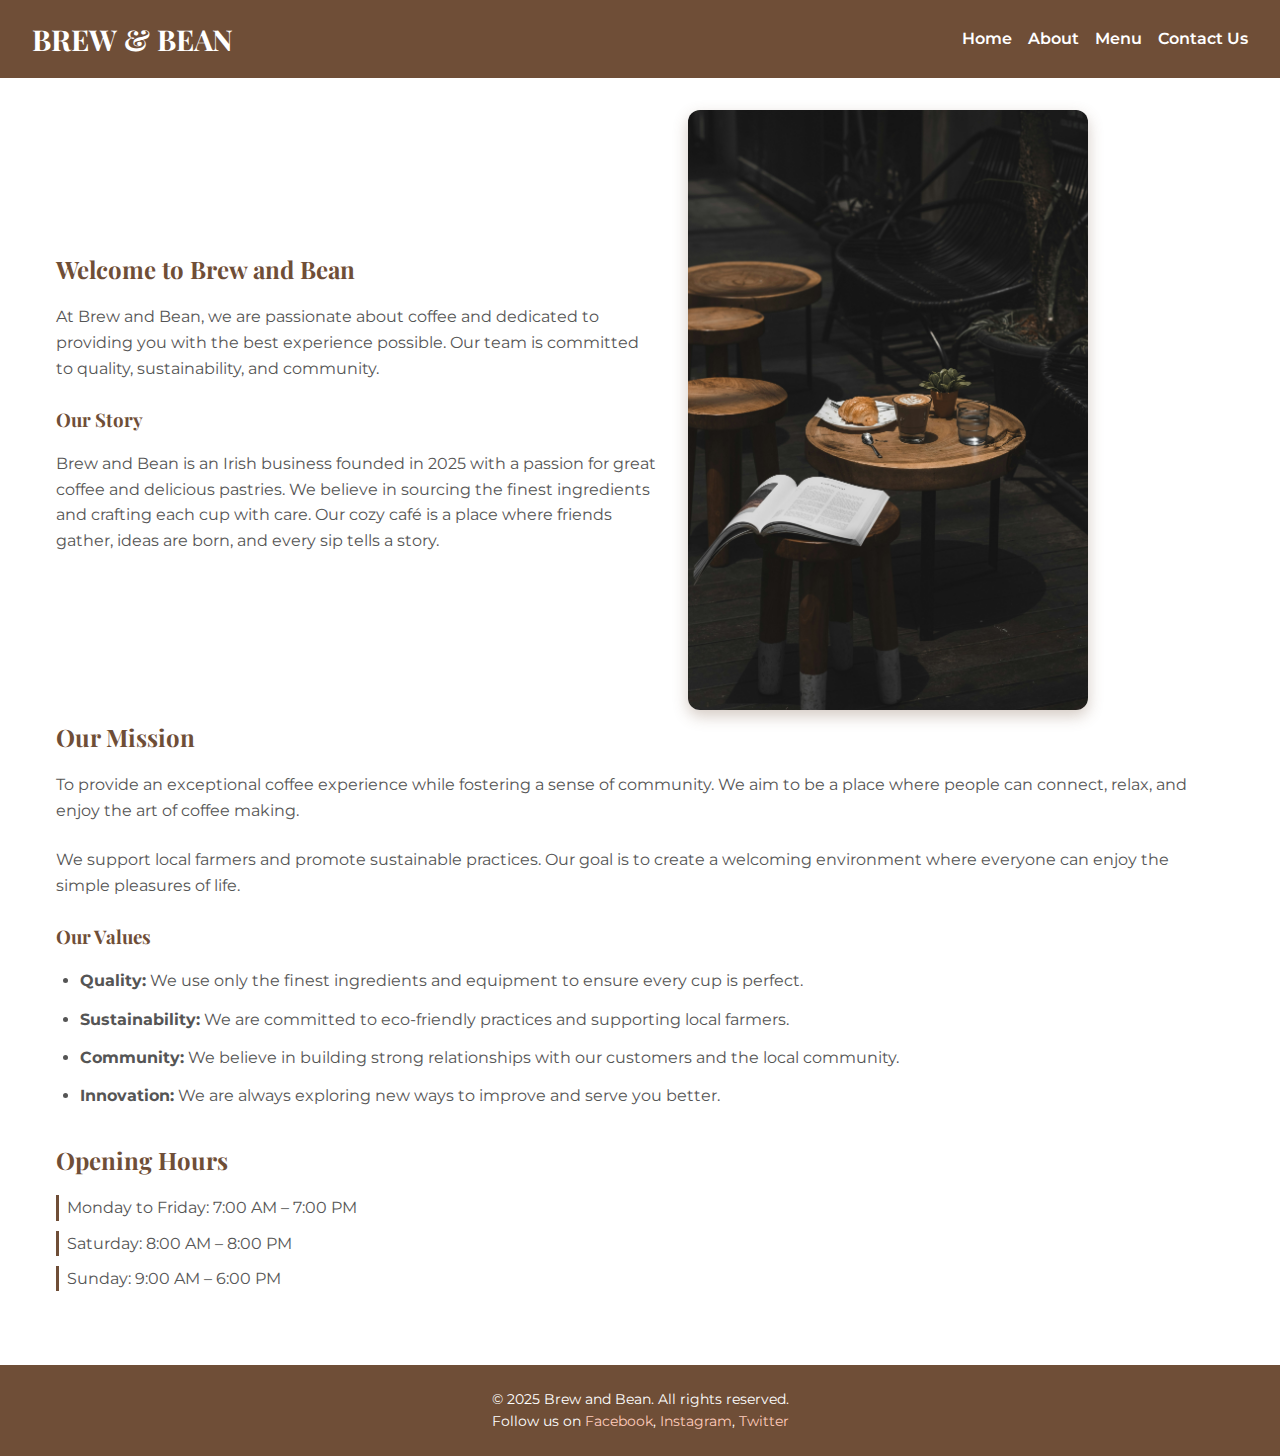
<file: pages/about.html>
<!DOCTYPE html>
<html lang="en">
  <head>
    <meta charset="UTF-8" />
    <meta name="viewport" content="width=device-width, initial-scale=1.0" />
    <title>About Brew and Bean</title>
    <link rel="stylesheet" href="../css/styles.css" />
  </head>
  <body>
    <header>
      <a class="logo" href="../index.html">BREW & BEAN</a>
      <nav class="nav">
        <a href="../index.html" class="header_text secondary_text items">Home</a>
        <a href="about.html" class="header_text secondary_text items">About</a>
        <a href="menu.html" class="header_text secondary_text items">Menu</a>
        <a href="contact.html" class="header_text secondary_text items">Contact Us</a>
      </nav>
    </header>

    <main>
      <section class="about-section">
        <div class="about-text">
          <h2>Welcome to Brew and Bean</h2>
          <p>
            At Brew and Bean, we are passionate about coffee and dedicated to
            providing you with the best experience possible. Our team is committed
            to quality, sustainability, and community.
          </p>

          <h3>Our Story</h3>
          <p>
            Brew and Bean is an Irish business founded in 2025 with a passion
            for great coffee and delicious pastries. We believe in sourcing the
            finest ingredients and crafting each cup with care. Our cozy café is
            a place where friends gather, ideas are born, and every sip tells a story.
          </p>
        </div>
        <div class="about-image">
          <img
            src="../images/cafe/cafe-hero.jpg"
            alt="Brew and Bean café interior with coffee beans and brewing equipment"
          />
        </div>
      </section>

      <section class="mission-section">
        <div class="mission-text">
          <h2>Our Mission</h2>
          <p>
            To provide an exceptional coffee experience while fostering a sense
            of community. We aim to be a place where people can connect, relax,
            and enjoy the art of coffee making.
          </p>
          <p>
            We support local farmers and promote sustainable practices. Our goal
            is to create a welcoming environment where everyone can enjoy
            the simple pleasures of life.
          </p>

          <h3>Our Values</h3>
          <ul>
            <li>
              <strong>Quality:</strong> We use only the finest ingredients and
              equipment to ensure every cup is perfect.
            </li>
            <li>
              <strong>Sustainability:</strong> We are committed to eco-friendly
              practices and supporting local farmers.
            </li>
            <li>
              <strong>Community:</strong> We believe in building strong
              relationships with our customers and the local community.
            </li>
            <li>
              <strong>Innovation:</strong> We are always exploring new ways to
              improve and serve you better.
            </li>
          </ul>
        </div>
      </section>

      <section class="hours-section">
        <h2>Opening Hours</h2>
        <ul>
          <li>Monday to Friday: 7:00 AM – 7:00 PM</li>
          <li>Saturday: 8:00 AM – 8:00 PM</li>
          <li>Sunday: 9:00 AM – 6:00 PM</li>
        </ul>
      </section>
    </main>

    <footer>
      <p>&copy; 2025 Brew and Bean. All rights reserved.</p>
      <p>
        Follow us on
        <a href="https://www.facebook.com/brewandbean" target="_blank" rel="noopener">Facebook</a>,
        <a href="https://www.instagram.com/brewandbean" target="_blank" rel="noopener">Instagram</a>,
        <a href="https://www.twitter.com/brewandbean" target="_blank" rel="noopener">Twitter</a>
      </p>
    </footer>
  </body>
</html>
</file>
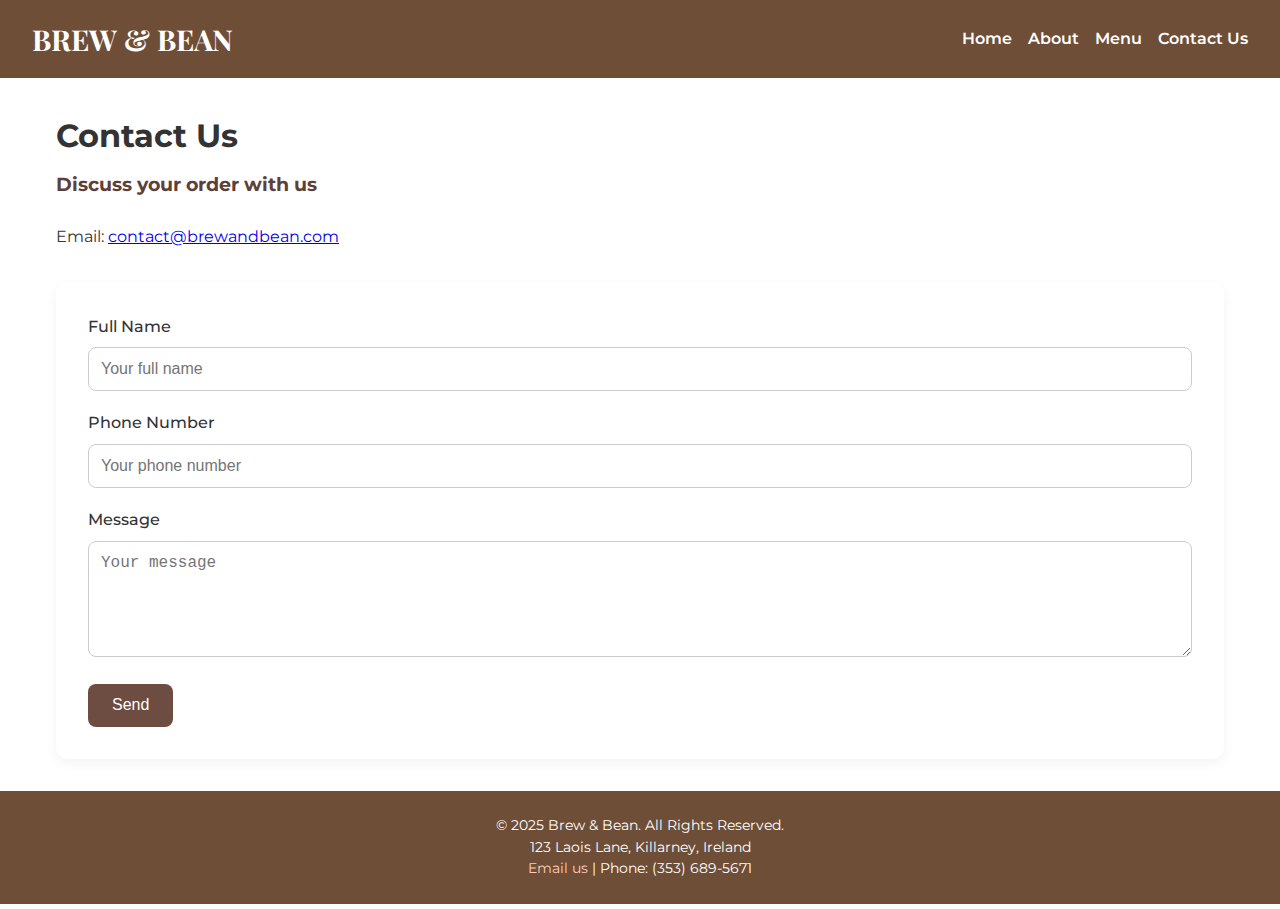
<file: pages/contact.html>
<!DOCTYPE html>
<html lang="en">
  <head>
    <meta charset="UTF-8" />
    <meta name="viewport" content="width=device-width, initial-scale=1.0" />
    <title>Brew & Bean - Contact Us</title>
    <link rel="stylesheet" href="../css/styles.css" />
  </head>
  <body>
    <header>
      <a class="logo" href="../index.html">BREW & BEAN</a>
      <nav class="nav">
        <a href="../index.html" class="header_text secondary_text items">Home</a>
        <a href="about.html" class="header_text secondary_text items">About</a>
        <a href="menu.html" class="header_text secondary_text items">Menu</a>
        <a href="contact.html" class="header_text secondary_text items">Contact Us</a>
      </nav>
    </header>

    <main>
      <section class="form">
        <div>
          <h1>Contact Us</h1>
          <h2>Discuss your order with us</h2>
          <p>Email: <a href="mailto:contact@brewandbean.com">contact@brewandbean.com</a></p>
        </div>

        <form action="#" method="post">
          <div>
            <label for="name">Full Name</label>
            <input type="text" id="name" name="name" placeholder="Your full name" required />
          </div>

          <div>
            <label for="phone">Phone Number</label>
            <input type="tel" id="phone" name="phone" placeholder="Your phone number" required />
          </div>

          <div>
            <label for="message">Message</label>
            <textarea id="message" name="message" placeholder="Your message" rows="5" required></textarea>
          </div>

          <button type="submit">Send</button>
        </form>
      </section>
    </main>

    <footer>
      <p>&copy; 2025 Brew & Bean. All Rights Reserved.</p>
      <p>123 Laois Lane, Killarney, Ireland</p>
      <p>
        <a href="mailto:contact@brewandbean.com">Email us</a> | Phone: (353) 689-5671
      </p>
    </footer>
  </body>
</html>
</file>
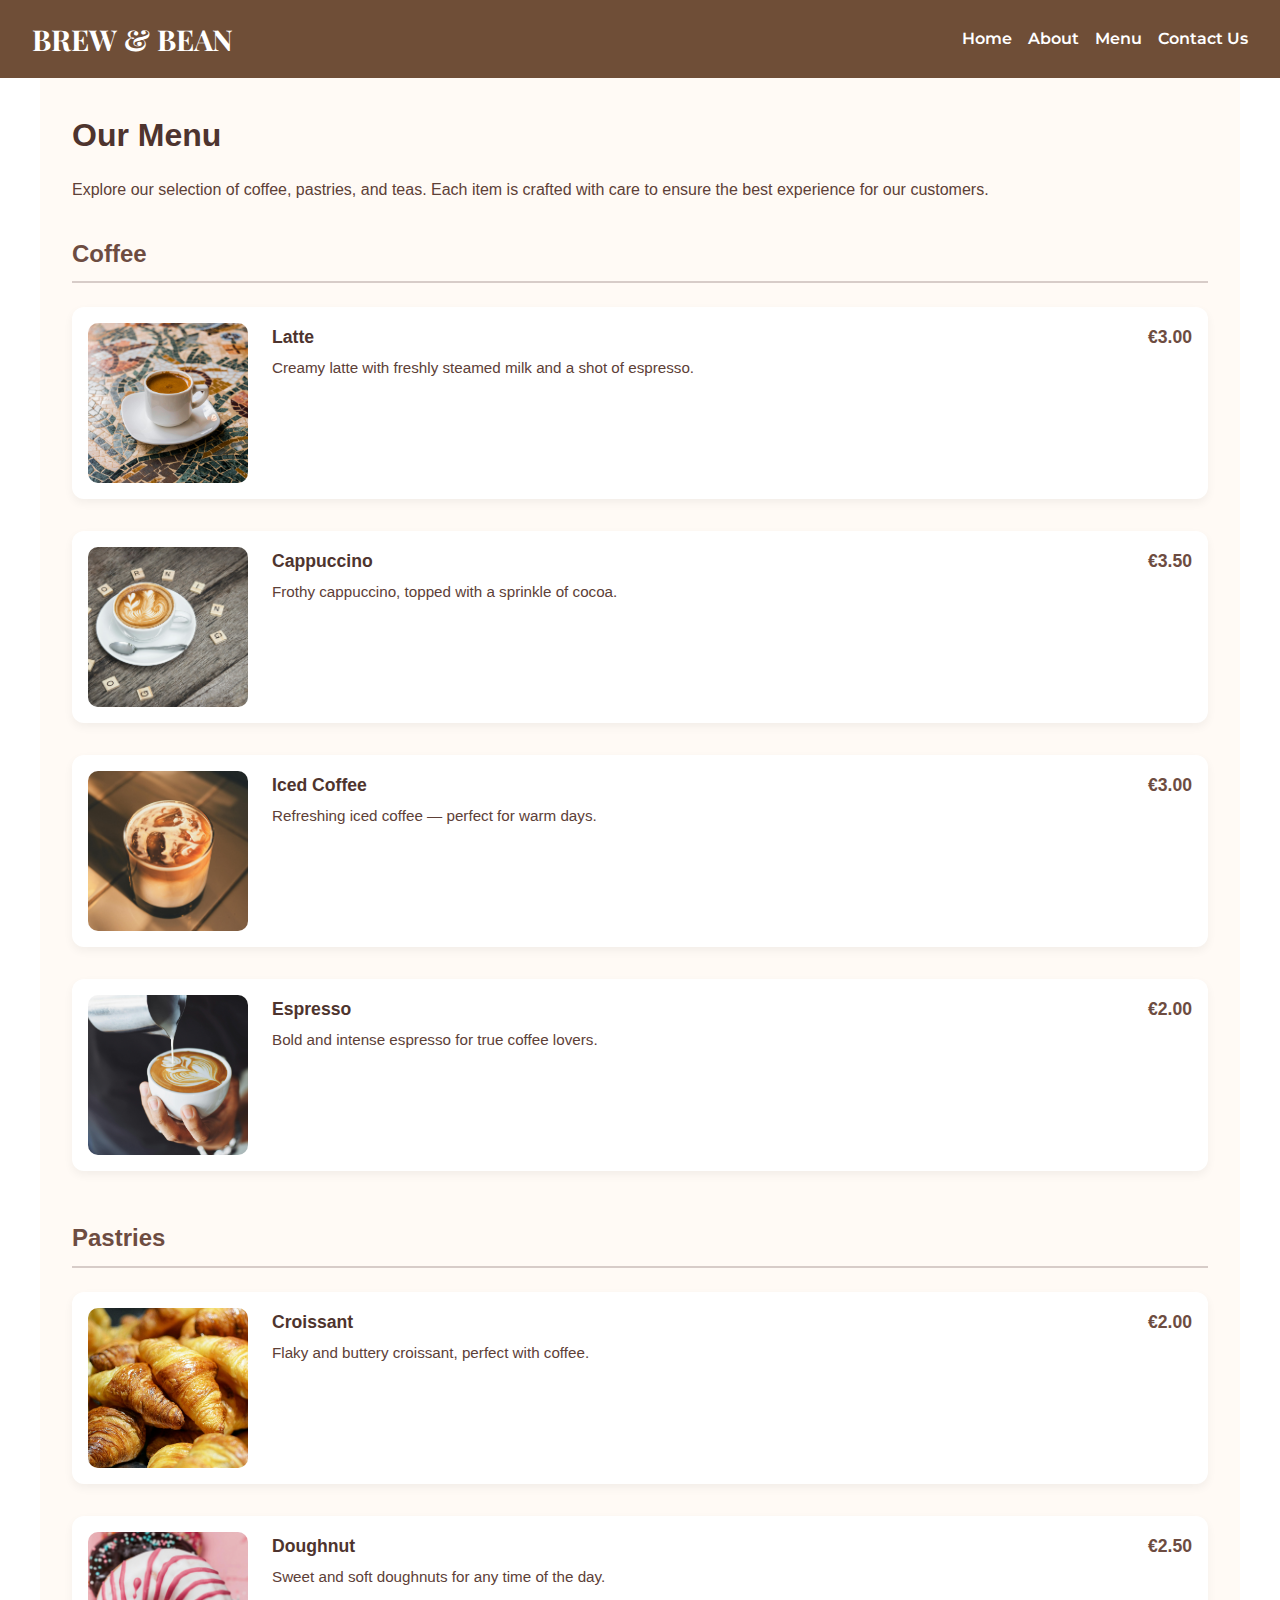
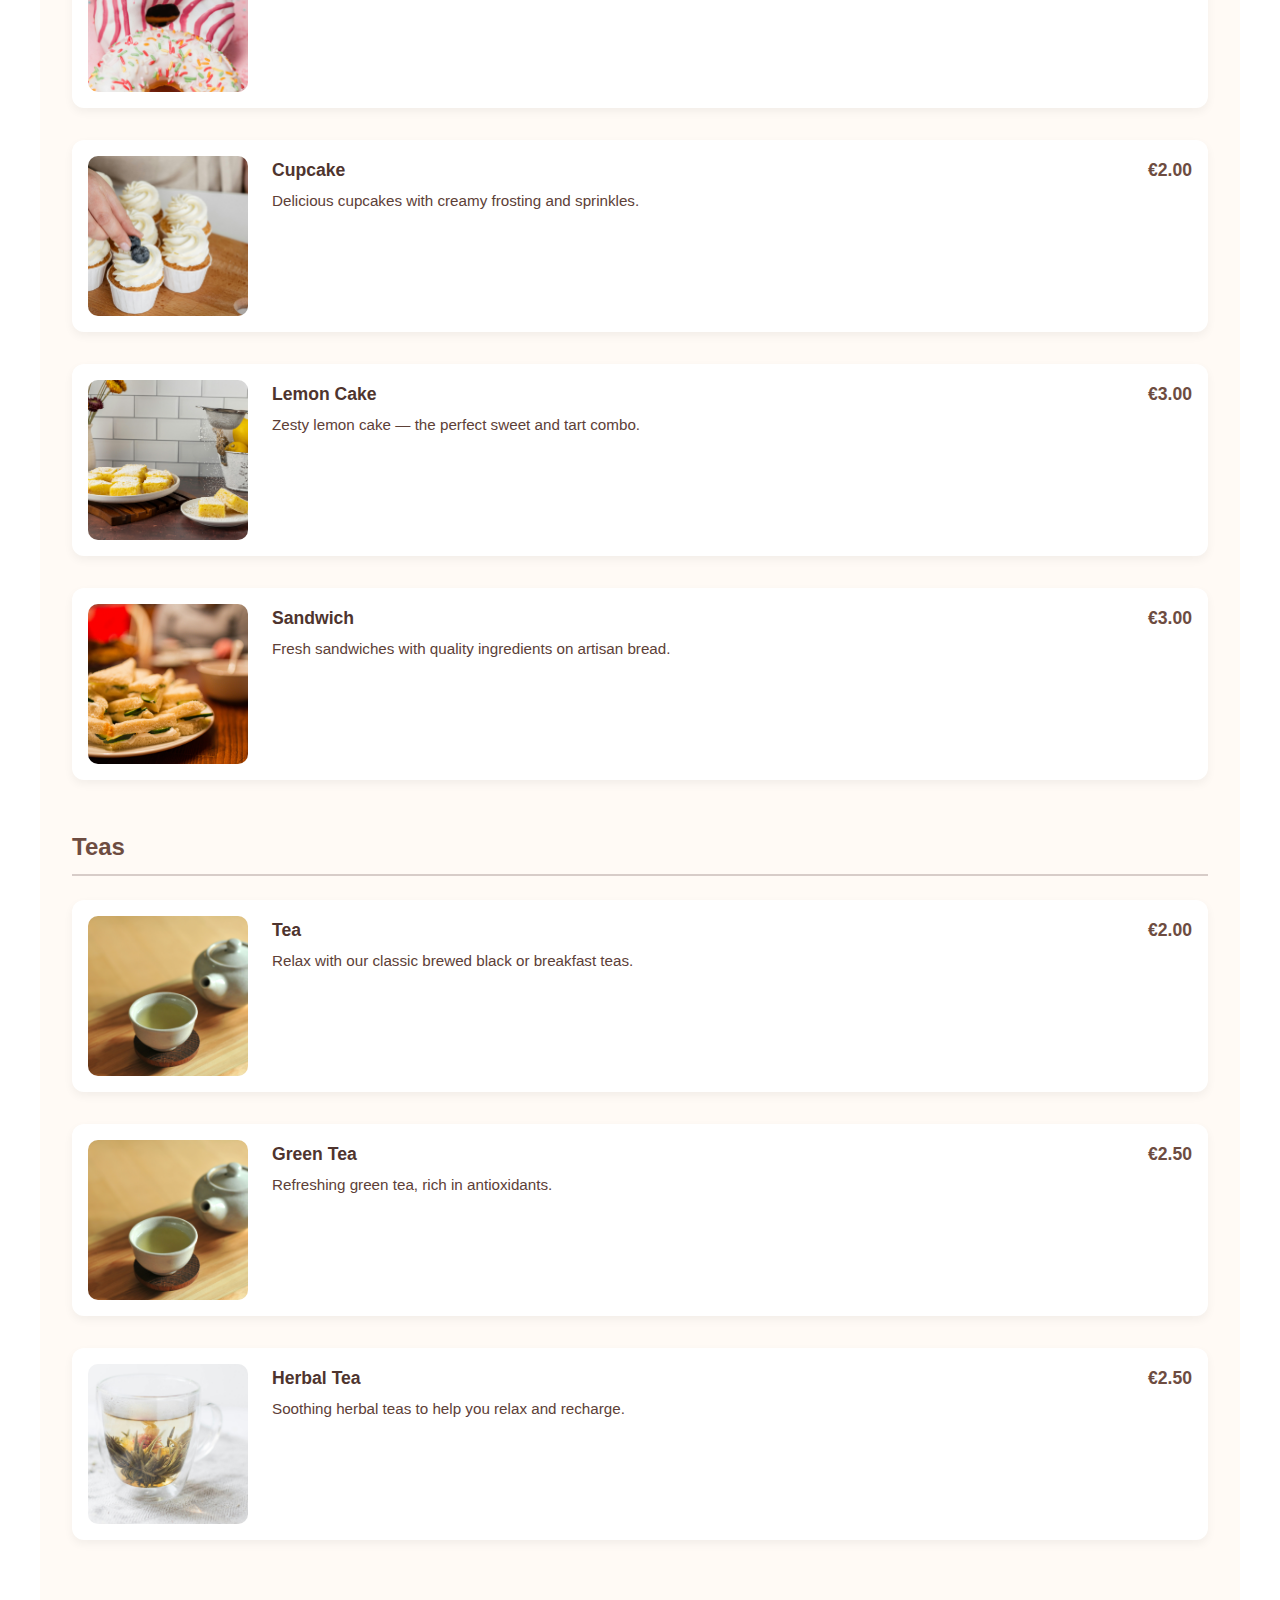
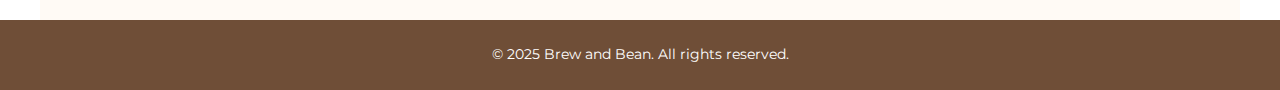
<file: pages/menu.html>
<!DOCTYPE html>
<html lang="en">
<head>
  <meta charset="UTF-8" />
  <meta name="viewport" content="width=device-width, initial-scale=1.0" />
  <title>Brew and Bean Menu</title>
  <link rel="stylesheet" href="../css/styles.css" />
</head>
<body>
  <header>
    <a class="logo" href="../index.html">BREW & BEAN</a>
    <nav class="nav">
      <a href="../index.html" class="header_text secondary_text items">Home</a>
      <a href="about.html" class="header_text secondary_text items">About</a>
      <a href="menu.html" class="header_text secondary_text items">Menu</a>
      <a href="contact.html" class="header_text secondary_text items">Contact Us</a>
    </nav>
  </header>

  <main class="menu-main">
    <section class="menu-section">
      <h2>Our Menu</h2>
      <p>Explore our selection of coffee, pastries, and teas. Each item is crafted with care to ensure the best experience for our customers.</p>

      <!-- Coffee Section -->
      <div class="menu-category">
        <h3>Coffee</h3>

        <div class="menu-item">
          <img src="../images/cafe/Latte.jpg" alt="Latte" width="200" height="200" />
          <div class="menu-description">
            <h4>Latte <span>€3.00</span></h4>
            <p>Creamy latte with freshly steamed milk and a shot of espresso.</p>
          </div>
        </div>

        <div class="menu-item">
          <img src="../images/cafe/Cappuccino.jpg" alt="Cappuccino" width="200" height="200" />
          <div class="menu-description">
            <h4>Cappuccino <span>€3.50</span></h4>
            <p>Frothy cappuccino, topped with a sprinkle of cocoa.</p>
          </div>
        </div>

        <div class="menu-item">
          <img src="../images/cafe/Iced latte.jpg" alt="Iced Coffee" width="200" height="200" />
          <div class="menu-description">
            <h4>Iced Coffee <span>€3.00</span></h4>
            <p>Refreshing iced coffee — perfect for warm days.</p>
          </div>
        </div>

        <div class="menu-item">
          <img src="../images/cafe/espresso.jpg" alt="Espresso" width="200" height="200" />
          <div class="menu-description">
            <h4>Espresso <span>€2.00</span></h4>
            <p>Bold and intense espresso for true coffee lovers.</p>
          </div>
        </div>
      </div>

      <!-- Pastries Section -->
      <div class="menu-category">
        <h3>Pastries</h3>

        <div class="menu-item">
          <img src="../images/cafe/croissant.jpg" alt="Croissant" width="200" height="200" />
          <div class="menu-description">
            <h4>Croissant <span>€2.00</span></h4>
            <p>Flaky and buttery croissant, perfect with coffee.</p>
          </div>
        </div>

        <div class="menu-item">
          <img src="../images/cafe/doughnuts.jpg" alt="Doughnuts" width="200" height="200" />
          <div class="menu-description">
            <h4>Doughnut <span>€2.50</span></h4>
            <p>Sweet and soft doughnuts for any time of the day.</p>
          </div>
        </div>

        <div class="menu-item">
          <img src="../images/cafe/cupcakes.jpg" alt="Cupcake" width="200" height="200" />
          <div class="menu-description">
            <h4>Cupcake <span>€2.00</span></h4>
            <p>Delicious cupcakes with creamy frosting and sprinkles.</p>
          </div>
        </div>

        <div class="menu-item">
          <img src="../images/cafe/lemon cake slices.jpg" alt="Lemon Cake" width="200" height="200" />
          <div class="menu-description">
            <h4>Lemon Cake <span>€3.00</span></h4>
            <p>Zesty lemon cake — the perfect sweet and tart combo.</p>
          </div>
        </div>

        <div class="menu-item">
          <img src="../images/cafe/sandwiches.jpg" alt="Sandwich" width="200" height="200" />
          <div class="menu-description">
            <h4>Sandwich <span>€3.00</span></h4>
            <p>Fresh sandwiches with quality ingredients on artisan bread.</p>
          </div>
        </div>
      </div>

      <!-- Tea Section -->
      <div class="menu-category">
        <h3>Teas</h3>

        <div class="menu-item">
          <img src="../images/cafe/green-tea.jpg" alt="Regular Tea" width="200" height="200" />
          <div class="menu-description">
            <h4>Tea <span>€2.00</span></h4>
            <p>Relax with our classic brewed black or breakfast teas.</p>
          </div>
        </div>

        <div class="menu-item">
          <img src="../images/cafe/green-tea.jpg" alt="Green Tea" width="200" height="200" />
          <div class="menu-description">
            <h4>Green Tea <span>€2.50</span></h4>
            <p>Refreshing green tea, rich in antioxidants.</p>
          </div>
        </div>

        <div class="menu-item">
          <img src="../images/cafe/herbal-tea.jpg" alt="Herbal Tea" width="200" height="200" />
          <div class="menu-description">
            <h4>Herbal Tea <span>€2.50</span></h4>
            <p>Soothing herbal teas to help you relax and recharge.</p>
          </div>
        </div>
      </div>
    </section>
  </main>

  <footer>
    <p>&copy; 2025 Brew and Bean. All rights reserved.</p>
  </footer>
</body>
</html>
</file>
<file: css/styles.css>
/* Connecting fonts */
@import url('https://fonts.googleapis.com/css2?family=Montserrat:wght@400;600&family=Playfair+Display:wght@700&display=swap');

/* Reset and basic settings */
* {
  margin: 0;
  padding: 0;
  box-sizing: border-box;
}

body {
  font-family: 'Montserrat', sans-serif;
  background-color: #fff;
  color: #333;
  line-height: 1.6;
  font-weight: 400;
  min-height: 100vh;
}

/*Header*/
header {
  display: flex;
  justify-content: space-between;
  align-items: center;
  background-color: #6f4e37;
  padding: 1rem 2rem;
  flex-wrap: wrap;
}

.logo {
  font-family: 'Playfair Display', serif;
  font-size: 1.8rem;
  font-weight: 700;
  color: #fff;
  text-decoration: none;
}

.nav {
  display: flex;
  gap: 1rem;
  flex-wrap: wrap;
}

.nav a {
  color: #fff;
  font-weight: 600;
  text-decoration: none;
  transition: color 0.3s ease;
}

.nav a:hover {
  color: #ffccbc;
}

/* Main content */
main {
  max-width: 1200px;
  margin: 2rem auto;
  padding: 0 1rem;
}

/* Hero section */
.hero {
  display: flex;
  align-items: center;
  gap: 2rem;
  margin-bottom: 4rem;
  flex-wrap: wrap;
}

.hero_aside {
  flex: 1 1 300px;
}

.main_text {
  font-family: 'Playfair Display', serif;
  font-size: 2.8rem;
  font-weight: 700;
  margin-bottom: 1rem;
  color: #6f4e37;
}

.secondary_text.info_header {
  font-size: 1.2rem;
  margin-bottom: 1.5rem;
  color: #555;
}

.btn {
  background-color: #6f4e37;
  color: #fff;
  border: none;
  padding: 0.8rem 2rem;
  border-radius: 30px;
  font-weight: 600;
  cursor: pointer;
  transition: background-color 0.3s ease;
}

.btn:hover {
  background-color: #a9746e;
}

.hero_image {
  flex: 1 1 400px;
  max-width: 100%;
  max-height: 400px;
  border-radius: 12px;
  object-fit: cover;
  box-shadow: 0 6px 15px rgba(111, 78, 55, 0.3);
} 

/* Featured menu */
.featured_menu {
  margin-bottom: 4rem;
}

.featured_menu .info_header {
  font-family: 'Playfair Display', serif;
  font-size: 2.2rem;
  color: #6f4e37;
  margin-bottom: 2rem;
}

.products {
  display: flex;
  flex-wrap: wrap;
  gap: 2rem;
  justify-content: center;
}


.product {
  flex: 1 1 250px;
  max-width: 300px;



  background-color: #f5f5f5;
  border-radius: 12px;
  padding: 1rem;
  box-shadow: 0 3px 8px rgba(0,0,0,0.1);
  text-align: center;
  transition: transform 0.3s ease;
}

.product:hover {
  transform: translateY(-5px);
  box-shadow: 0 6px 20px rgba(111, 78, 55, 0.3);
}

.product_image {
  width: 100%;
  height: 180px;
  object-fit: cover;
  border-radius: 12px;
  margin-bottom: 1rem;
}

.product h3 {
  color: #6f4e37;
  margin-bottom: 0.5rem;
  font-weight: 700;
}

.product_text {
  color: #555;
  font-size: 1rem;
}

/* Reviews */
.reviews {
  background-color: #fef5ec;
  padding: 2rem 1rem;
  border-left: 6px solid #6f4e37;
  margin-bottom: 4rem;
  max-width: 600px;
  margin-left: auto;
  margin-right: auto;
  font-style: italic;
  color: #6f4e37;
}

.reviews blockquote p {
  font-size: 1.2rem;
  margin-bottom: 0.5rem;
}

.reviews footer {
  text-align: right;
  font-weight: 600;
  font-style: normal;
  font-size: 1rem;
}

/* Call to Action */
.call_to_action {
  background-color: #6f4e37;
  color: #fff;
  padding: 3rem 1rem;
  text-align: center;
  border-radius: 12px;
  margin-bottom: 3rem;
}

.call_to_action h2 {
  font-family: 'Playfair Display', serif;
  font-size: 2rem;
  margin-bottom: 1rem;
  font-weight: 700;
}

.call_to_action p {
  font-size: 1.2rem;
  margin-bottom: 2rem;
}

.btn_foot {
  background-color: #fff;
  color: #6f4e37;
  border: none;
  padding: 0.8rem 2rem;
  border-radius: 30px;
  font-weight: 700;
  cursor: pointer;
  transition: background-color 0.3s ease;
}

.btn_foot:hover {
  background-color: #d6b49e;
  color: #4a2c1b;
}

/* About Section */
.about-section {
  display: flex;
  gap: 2rem;
  flex-wrap: wrap;
  align-items: center;
  width: 100%;
}

.about-text {
  flex: 1 1 450px;
  max-width: 600px;
}

.about-text h2, .about-text h3,
.mission-text h2, .mission-text h3 {
  font-family: 'Playfair Display', serif;
  color: #6f4e37;
  margin-bottom: 1rem;
}

.about-text p,
.mission-text p,
.mission-text ul {
  color: #555;
  font-size: 1rem;
  margin-bottom: 1.5rem;
}

.mission-text ul {
  list-style-type: disc;
  padding-left: 1.5rem;
}

.mission-text ul li {
  margin-bottom: 0.8rem;
}

/* About Image */
.about-image {
  flex: 1 1 350px;
  max-width: 400px;
}

.about-image img {
  width: 100%;
  border-radius: 12px;
  box-shadow: 0 6px 15px rgba(111, 78, 55, 0.3);
  object-fit: cover;
}

/* Hours */
.hours-section {
  width: 100%;
  max-width: 1100px;
  margin-top: 2rem;
  padding-bottom: 2rem;
}

.hours-section h2 {
  font-family: 'Playfair Display', serif;
  color: #6f4e37;
  margin-bottom: 1rem;
}

.hours-section ul {
  list-style-type: none;
  color: #555;
  font-size: 1rem;
}

.hours-section ul li {
  margin-bottom: 0.6rem;
  padding-left: 0.5rem;
  border-left: 3px solid #6f4e37;
}

/* Menu */
.menu-main {
  padding: 2rem;
  font-family: 'Segoe UI', sans-serif;
  background-color: #fffaf5;
  color: #3e2723;
  max-width: 1200px;
  margin: auto;
}

.menu-section h2 {
  font-size: 2rem;
  margin-bottom: 1rem;
  color: #4e342e;
}

.menu-section > p {
  margin-bottom: 2rem;
  font-size: 1rem;
  color: #5d4037;
}

.menu-category {
  margin-bottom: 3rem;
}

.menu-category h3 {
  font-size: 1.5rem;
  margin-bottom: 1.5rem;
  color: #6d4c41;
  border-bottom: 2px solid #d7ccc8;
  padding-bottom: 0.5rem;
}

.menu-item {
  display: flex;
  align-items: flex-start;
  gap: 1.5rem;
  margin-bottom: 2rem;
  background-color: #ffffff;
  padding: 1rem;
  border-radius: 12px;
  box-shadow: 0 4px 10px rgba(0,0,0,0.05);
  transition: transform 0.2s ease, box-shadow 0.3s ease;
}

.menu-item:hover {
  transform: translateY(-4px);
  box-shadow: 0 6px 14px rgba(0,0,0,0.1);
}

.menu-item img {
  width: 160px;
  height: 160px;
  object-fit: cover;
  border-radius: 10px;
}

.menu-description {
  flex: 1;
}

.menu-description h4 {
  display: flex;
  justify-content: space-between;
  font-size: 1.1rem;
  margin-bottom: 0.3rem;
  color: #4e342e;
}

.menu-description span {
  font-weight: bold;
  color: #6d4c41;
}

.menu-description p {
  font-size: 0.95rem;
  color: #5d4037;
}

/* Form */
.form h1 {
  font-size: 2rem;
  margin-bottom: 0.5rem;
}

.form h2 {
  font-size: 1.2rem;
  color: #5d4037;
  margin-bottom: 1.5rem;
}

.form p {
  margin-bottom: 2rem;
}

form {
  background-color: #ffffff;
  padding: 2rem;
  border-radius: 12px;
  box-shadow: 0 4px 12px rgba(0, 0, 0, 0.05);
}

form div {
  margin-bottom: 1.2rem;
}

label {
  display: block;
  margin-bottom: 0.5rem;
  font-weight: 500;
}

input,
textarea {
  width: 100%;
  padding: 0.75rem;
  border: 1px solid #ccc;
  border-radius: 8px;
  font-size: 1rem;
}

input:focus,
textarea:focus {
  border-color: #a1887f;
  outline: none;
  box-shadow: 0 0 0 2px #d7ccc8;
}

button {
  background-color: #6d4c41;
  color: white;
  padding: 0.8rem 1.5rem;
  border: none;
  border-radius: 8px;
  font-size: 1rem;
  cursor: pointer;
  transition: background-color 0.2s ease;
}

button:hover {
  background-color: #5d4037;
}

/* Footer */
footer {
  background-color: #6f4e37;
  color: #fff;
  text-align: center;
  padding: 1.5rem 1rem;
  font-size: 0.9rem;
  line-height: 1.5;
}

footer a {
  color: #ffccbc;
  text-decoration: none;
}

footer a:hover {
  text-decoration: underline;
}

/* Adaptability */
@media (max-width: 900px) {
  .about-section {
    flex-direction: column;
    align-items: center;
  }

  .about-text,
  .about-image {
    max-width: 100%;
    flex: none;
  }

  .about-image img {
    max-height: 300px;
  }
}

@media (max-width: 768px) {
  .hero {
    flex-direction: column;
    text-align: center;
  }

  .hero_aside,
  .hero_image {
    flex: none;
    width: 100%;
    max-height: 300px;
  }

  .products {
    grid-template-columns: 1fr;
  }

  .nav {
    justify-content: center;
    gap: 1rem;
  }

  .menu-item {
    flex-direction: column;
    align-items: center;
    text-align: center;
  }

  .menu-item img {
    width: 100%;
    max-width: 280px;
    height: auto;
  }

  .menu-description h4 {
    justify-content: center;
    gap: 1rem;
  }
}

@media (max-width: 600px) {
  header,
  .nav {
    flex-direction: column;
    align-items: center;
    gap: 0.5rem;
  }

  .nav a {
    margin: 0.3rem 0;
  }

  main {
    padding: 1rem;
  }

  form {
    padding: 1.5rem;
  }
}
</file>
